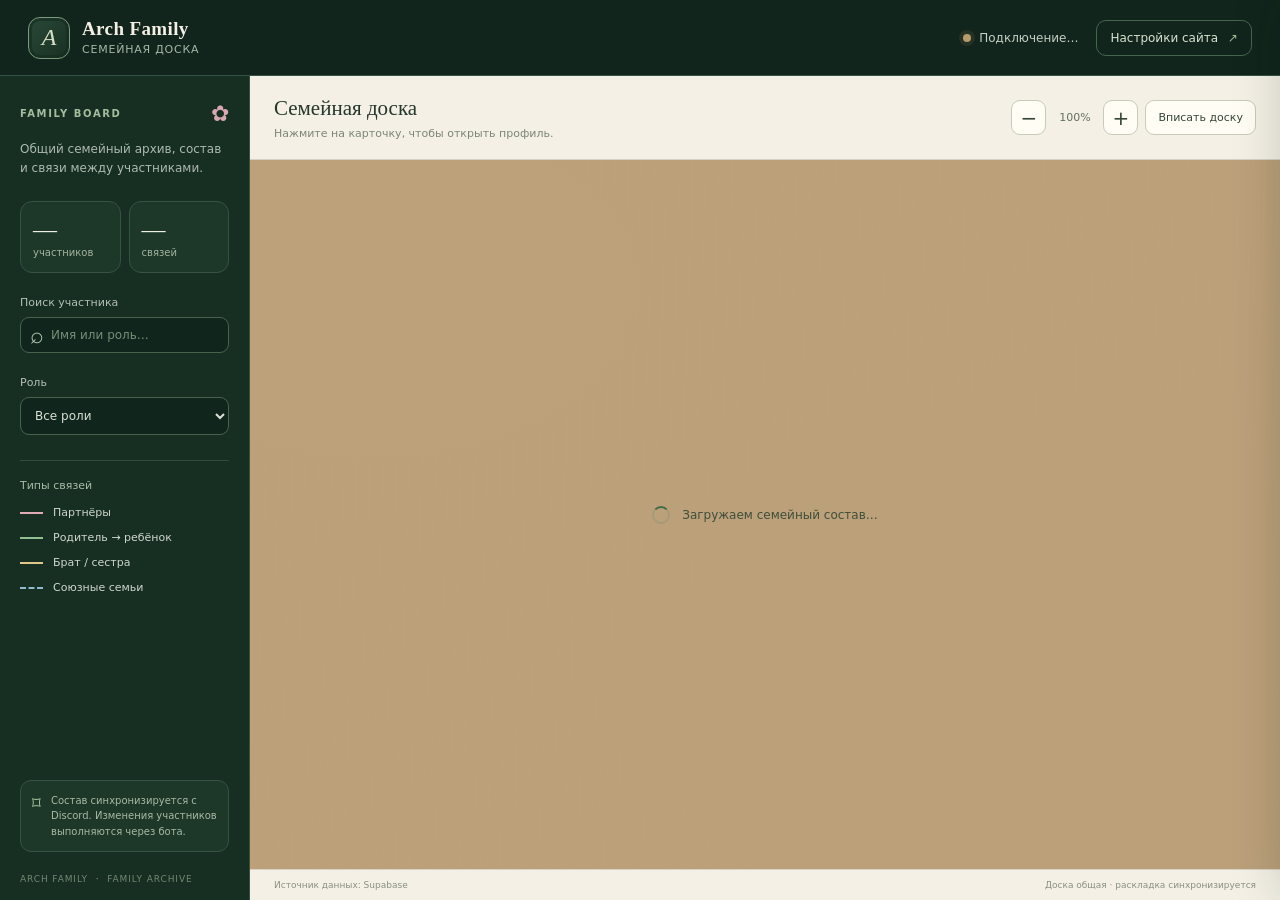
<file: index.html>
<!doctype html>
<html lang="ru">
<head>
  <meta charset="utf-8">
  <meta name="viewport" content="width=device-width, initial-scale=1">
  <meta name="theme-color" content="#142a20">
  <meta name="description" content="Семейная доска Arch Family">
  <title>Arch Family — семейная доска</title>
  <link rel="stylesheet" href="./assets/site.css">
  <script src="./config.js"></script>
  <script type="module" src="./assets/site.js"></script>
</head>
<body>
  <div class="site-shell">
    <header class="topbar">
      <a class="brand" href="./" aria-label="Arch Family — главная">
        <span class="brand-mark" aria-hidden="true">A</span>
        <span><strong id="brandTitle">Arch Family</strong><small id="brandSubtitle">Семейная доска</small></span>
      </a>
      <div class="topbar-right">
        <div class="connection-state" id="connectionState"><span class="state-dot"></span><span>Подключение…</span></div>
        <a class="admin-link" href="./admin/">Настройки сайта <span aria-hidden="true">↗</span></a>
      </div>
    </header>

    <main class="workspace">
      <aside class="side-panel">
        <div class="side-heading"><span class="eyebrow">FAMILY BOARD</span><span class="sakura-mark" aria-hidden="true">✿</span></div>
        <p class="side-copy">Общий семейный архив, состав и связи между участниками.</p>
        <div class="stats-grid">
          <div class="stat-box"><strong id="memberCount">—</strong><span>участников</span></div>
          <div class="stat-box"><strong id="relationCount">—</strong><span>связей</span></div>
        </div>
        <label class="filter-label" for="searchInput">Поиск участника</label>
        <div class="search-control"><span aria-hidden="true">⌕</span><input id="searchInput" type="search" placeholder="Имя или роль…" autocomplete="off"><button id="clearSearch" aria-label="Очистить поиск" hidden>×</button></div>
        <label class="filter-label" for="roleSelect">Роль</label>
        <select class="filter-select" id="roleSelect"><option value="">Все роли</option></select>
        <div class="side-divider"></div>
        <div class="legend-title">Типы связей</div>
        <div class="legend-list" id="relationLegend">
          <span><i class="legend-line partner"></i>Партнёры</span>
          <span><i class="legend-line parent"></i>Родитель → ребёнок</span>
          <span><i class="legend-line sibling"></i>Брат / сестра</span>
          <span><i class="legend-line allied"></i>Союзные семьи</span>
        </div>
        <div class="side-spacer"></div>
        <div class="privacy-note"><span class="privacy-icon" aria-hidden="true">⌑</span><p>Состав синхронизируется с Discord. Изменения участников выполняются через бота.</p></div>
        <div class="side-footer">ARCH FAMILY <span>·</span> FAMILY ARCHIVE</div>
      </aside>

      <section class="board-column" aria-label="Семейная доска">
        <div class="board-toolbar">
          <div class="board-title-wrap"><h1 id="boardHeading">Семейная доска</h1><p id="boardHint">Нажмите на карточку, чтобы открыть профиль.</p></div>
          <div class="board-controls">
            <button class="icon-button" id="zoomOut" title="Уменьшить" aria-label="Уменьшить масштаб">−</button>
            <span class="zoom-label" id="zoomLabel">100%</span>
            <button class="icon-button" id="zoomIn" title="Увеличить" aria-label="Увеличить масштаб">+</button>
            <button class="fit-button" id="fitBoard">Вписать доску</button>
          </div>
        </div>
        <div class="board-viewport" id="boardViewport">
          <div class="board-stage" id="boardStage">
            <svg class="relation-layer" id="relationLayer" aria-hidden="true"></svg>
            <div class="cards-layer" id="cardsLayer"></div>
            <div class="empty-state" id="emptyState" hidden>
              <span class="empty-flower" aria-hidden="true">✿</span>
              <h2 id="emptyTitle">Семейная доска пока пуста</h2>
              <p id="emptyText">Когда бот синхронизирует участников Discord, они появятся здесь.</p>
            </div>
          </div>
          <div class="board-loading" id="boardLoading"><span class="loader"></span><span>Загружаем семейный состав…</span></div>
        </div>
        <footer class="board-footer"><span id="footerStatus">Источник данных: Supabase</span><span>Доска общая · раскладка синхронизируется</span></footer>
      </section>
    </main>
  </div>

  <div class="drawer-scrim" id="drawerScrim" hidden></div>
  <aside class="profile-drawer" id="profileDrawer" aria-labelledby="profileName" aria-hidden="true">
    <button class="drawer-close" id="closeDrawer" aria-label="Закрыть профиль">×</button>
    <div class="drawer-cover"><span class="cover-sakura" aria-hidden="true">✿</span></div>
    <div class="drawer-body">
      <div class="drawer-avatar" id="profileAvatar">A</div>
      <span class="eyebrow" id="profileKind">УЧАСТНИК СЕМЬИ</span>
      <h2 id="profileName">Участник</h2>
      <p class="profile-role" id="profileRole"></p>
      <p class="profile-bio" id="profileBio"></p>
      <div class="profile-details" id="profileDetails"></div>
      <div class="profile-relations"><h3>Связи</h3><div id="profileRelations"><p class="muted">Нет указанных связей.</p></div></div>
    </div>
  </aside>
  <div class="toast" id="toast" role="status" aria-live="polite"></div>
</body>
</html>
</file>
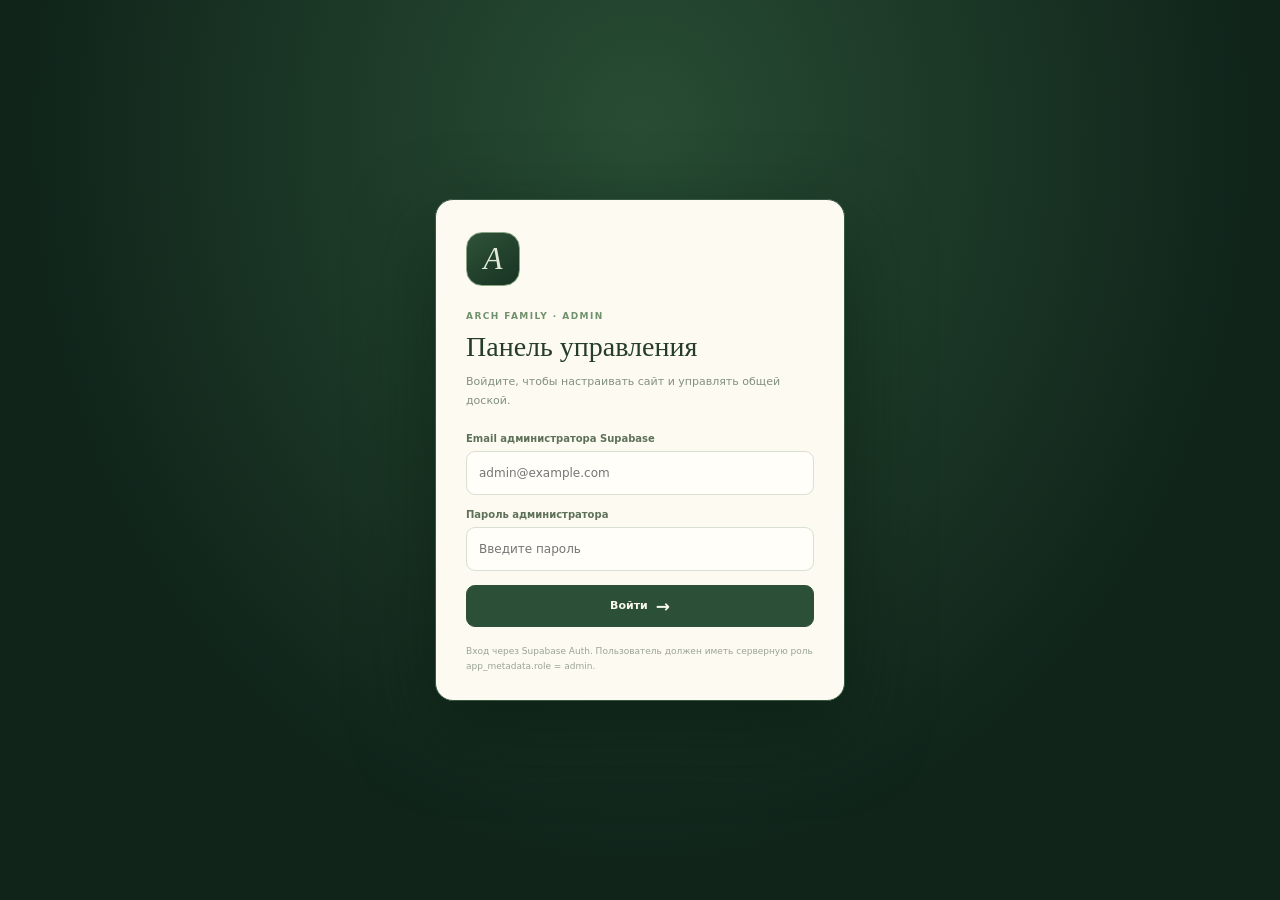
<file: admin/index.html>
<!doctype html>
<html lang="ru">
<head>
  <meta charset="utf-8">
  <meta name="viewport" content="width=device-width, initial-scale=1">
  <meta name="theme-color" content="#10241a">
  <title>Настройки Arch Family</title>
  <link rel="stylesheet" href="./admin.css">
  <script src="../config.js"></script>
  <script type="module" src="./admin.js"></script>
</head>
<body>
  <div class="login-gate" id="loginGate">
    <form class="login-card" id="loginForm">
      <div class="login-logo">A</div><span class="eyebrow">ARCH FAMILY · ADMIN</span>
      <h1>Панель управления</h1><p>Войдите, чтобы настраивать сайт и управлять общей доской.</p>
      <label for="adminEmail">Email администратора Supabase</label>
      <input id="adminEmail" name="email" type="email" autocomplete="username" required placeholder="admin@example.com">
      <label for="adminPassword">Пароль администратора</label>
      <input id="adminPassword" name="password" type="password" autocomplete="current-password" required minlength="8" placeholder="Введите пароль">
      <button class="button primary full" type="submit">Войти <span>→</span></button>
      <p class="login-error" id="loginError" hidden></p>
      <small>Вход через Supabase Auth. Пользователь должен иметь серверную роль app_metadata.role = admin.</small>
    </form>
  </div>

  <div class="admin-app" id="adminApp" hidden>
    <header class="admin-topbar">
      <a href="../" class="admin-brand"><span class="admin-mark">A</span><span><strong>Arch Family</strong><small>CONTROL PANEL</small></span></a>
      <div class="top-actions"><span class="save-indicator" id="saveIndicator"><i></i> Все настройки загружены</span><a class="button ghost" href="../" target="_blank" rel="noopener">Открыть сайт ↗</a><button class="button ghost" id="logoutButton" type="button">Выйти</button></div>
    </header>
    <div class="admin-layout">
      <aside class="admin-sidebar">
        <div class="nav-label">ОБЗОР</div>
        <button class="nav-item active" data-view="overview"><span class="nav-icon">◫</span>Главная панель</button>
        <div class="nav-label">НАСТРОЙКА САЙТА</div>
        <button class="nav-item" data-view="appearance"><span class="nav-icon">◐</span>Оформление</button>
        <button class="nav-item" data-view="board"><span class="nav-icon">▦</span>Доска и карточки</button>
        <button class="nav-item" data-view="layout"><span class="nav-icon">✥</span>Расположение</button>
        <button class="nav-item" data-view="visibility"><span class="nav-icon">◉</span>Публичность</button>
        <button class="nav-item" data-view="relations"><span class="nav-icon">⌘</span>Связи</button>
        <div class="nav-label">ИНТЕГРАЦИИ</div>
        <button class="nav-item" data-view="discord"><span class="nav-icon">◍</span>Discord-бот</button>
        <button class="nav-item" data-view="roles"><span class="nav-icon">☷</span>Роли Discord</button>
        <button class="nav-item" data-view="database"><span class="nav-icon">▤</span>Supabase</button>
        <div class="nav-label">ОБСЛУЖИВАНИЕ</div>
        <button class="nav-item" data-view="backup"><span class="nav-icon">↧</span>Резервные копии</button>
        <button class="nav-item" data-view="security"><span class="nav-icon">♢</span>Безопасность</button>
        <div class="sidebar-bottom"><div class="sidebar-flower">✿</div><p>Сайт, общая доска и настройки в одном месте.</p><span>ARCH FAMILY · V2</span></div>
      </aside>

      <main class="admin-main">
        <div class="page-top"><div><div class="breadcrumbs">Arch Family <span>/</span> <b id="breadcrumbCurrent">Главная панель</b></div><h1 id="pageTitle">Главная панель</h1><p id="pageDescription">Состояние сайта, базы и Discord-интеграции.</p></div><div class="page-actions"><button class="button secondary" id="refreshButton" type="button">↻ Обновить статус</button><button class="button primary" id="saveAllButton" type="button">Сохранить настройки</button></div></div>

        <section class="view active" id="view-overview">
          <div class="welcome-strip"><div><span class="eyebrow">FAMILY BOARD SYSTEM</span><h2>Управление Arch Family</h2><p>Оформление и раскладка хранятся в Supabase. Состав участников синхронизирует отдельный Discord-бот.</p></div><div class="welcome-flower">✿</div></div>
          <div class="status-grid">
            <article class="status-card"><div class="status-card-top"><span>SUPABASE</span><span class="status-icon database-icon">▤</span></div><strong class="status-value" id="overviewDbState">Проверяем…</strong><p id="overviewDbText">Соединение с базой данных</p><button class="text-button" data-go="database">Настроить подключение ↗</button></article>
            <article class="status-card"><div class="status-card-top"><span>DISCORD BOT</span><span class="status-icon discord-icon">◍</span></div><strong class="status-value" id="overviewBotState">Проверяем…</strong><p id="overviewBotText">Синхронизация участников</p><button class="text-button" data-go="discord">Настроить бота ↗</button></article>
            <article class="status-card"><div class="status-card-top"><span>УЧАСТНИКИ</span><span class="status-icon members-icon">♙</span></div><strong class="status-value" id="overviewMembers">—</strong><p>Активные профили в базе</p><button class="text-button" data-go="discord">Синхронизировать через Discord ↗</button></article>
            <article class="status-card"><div class="status-card-top"><span>СЕМЕЙНЫЕ СВЯЗИ</span><span class="status-icon relations-icon">⌘</span></div><strong class="status-value" id="overviewRelations">—</strong><p>Типизированные связи между карточками</p><button class="text-button" data-go="relations">Управлять связями ↗</button></article>
          </div>
          <div class="section-grid overview-lower">
            <article class="panel"><div class="panel-heading"><div><span class="eyebrow">QUICK SETTINGS</span><h3>Быстрые настройки</h3></div><span class="panel-emblem">✿</span></div><div class="quick-list"><button data-go="appearance"><span class="quick-icon">◐</span><span><b>Внешний вид</b><small>Цвета, фон, типографика</small></span><i>→</i></button><button data-go="layout"><span class="quick-icon">✥</span><span><b>Расположение карточек</b><small>Одна раскладка для всех посетителей</small></span><i>→</i></button><button data-go="visibility"><span class="quick-icon">◉</span><span><b>Публичные данные</b><small>Какие поля видны на сайте</small></span><i>→</i></button><button data-go="backup"><span class="quick-icon">↧</span><span><b>Резервная копия</b><small>Экспорт настроек и данных</small></span><i>→</i></button></div></article>
            <article class="panel"><div class="panel-heading"><div><span class="eyebrow">SYSTEM CHECK</span><h3>Состояние проекта</h3></div><span class="check-mark">✓</span></div><div class="check-list" id="overviewChecks"><div class="check-row"><span class="mini-state pending"></span><span>Проверка данных Supabase</span><small>ожидание</small></div><div class="check-row"><span class="mini-state pending"></span><span>Статус Discord-бота</span><small>ожидание</small></div><div class="check-row"><span class="mini-state pending"></span><span>Вход администратора Supabase Auth</span><small>серверная настройка</small></div></div><div class="info-callout"><span>i</span><p>В браузере используется только публичный Supabase publishable key. Ключи бота и серверные секреты хранятся отдельно.</p></div></article>
          </div>
        </section>

        <section class="view" id="view-appearance">
          <div class="section-grid appearance-grid">
            <article class="panel form-panel"><div class="panel-heading"><div><span class="eyebrow">BRANDING</span><h3>Название и подпись</h3><p>Текст в шапке публичного сайта.</p></div></div>
              <label class="field-label">Название сайта<input class="text-input setting" id="siteTitle" maxlength="64" data-setting="siteTitle"></label>
              <label class="field-label">Подзаголовок<input class="text-input setting" id="siteSubtitle" maxlength="120" data-setting="siteSubtitle"></label>
              <div class="divider"></div><div class="panel-heading compact"><div><h3>Цветовая тема</h3><p>Выберите основу и при необходимости скорректируйте цвета.</p></div></div>
              <div class="theme-options" id="themeOptions">
                <label class="theme-option"><input type="radio" name="theme" value="forest-sakura" data-setting="theme"><span class="theme-swatch theme-forest"><i>✿</i></span><b>Лес и сакура</b><small>Основная тема</small></label>
                <label class="theme-option"><input type="radio" name="theme" value="walnut" data-setting="theme"><span class="theme-swatch theme-walnut"><i>✿</i></span><b>Тёмный орех</b><small>Тёплый вариант</small></label>
                <label class="theme-option"><input type="radio" name="theme" value="cork" data-setting="theme"><span class="theme-swatch theme-cork"><i>✿</i></span><b>Пробковая доска</b><small>Светлый вариант</small></label>
                <label class="theme-option"><input type="radio" name="theme" value="midnight" data-setting="theme"><span class="theme-swatch theme-midnight"><i>✿</i></span><b>Сумерки</b><small>Холодные оттенки</small></label>
                <label class="theme-option"><input type="radio" name="theme" value="custom" data-setting="theme"><span class="theme-swatch theme-custom"><i>✿</i></span><b>Своя палитра</b><small>Ручная настройка цветов</small></label>
              </div>
              <div class="divider"></div><div class="color-grid">
                <label class="color-field">Акцент<input class="setting color-input" type="color" id="accentColor" data-setting="accentColor"></label>
                <label class="color-field">Дерево / рамка<input class="setting color-input" type="color" id="woodColor" data-setting="woodColor"></label>
                <label class="color-field">Карточки<input class="setting color-input" type="color" id="paperColor" data-setting="paperColor"></label>
                <label class="color-field">Основной текст<input class="setting color-input" type="color" id="inkColor" data-setting="inkColor"></label>
                <label class="color-field">Вторичный текст<input class="setting color-input" type="color" id="mutedColor" data-setting="mutedColor"></label>
              </div>
              <label class="field-label">Шрифт сайта<select class="select-input setting" id="fontFamily" data-setting="fontFamily"><option value="Georgia">Georgia — книжный</option><option value="system-ui">System UI — современный</option><option value="Arial">Arial — нейтральный</option><option value="Trebuchet MS">Trebuchet MS — мягкий</option><option value="Verdana">Verdana — широкий</option></select></label>
            </article>
            <article class="panel preview-panel"><div class="panel-heading"><div><span class="eyebrow">LIVE PREVIEW</span><h3>Предварительный просмотр</h3><p>Примерный вид карточки с выбранными параметрами.</p></div><span class="preview-live"><i></i> Live</span></div>
              <div class="preview-canvas" id="appearancePreview"><div class="preview-branch">✿</div><div class="preview-card" id="previewCard"><div class="preview-avatar">A</div><strong id="previewTitle">Arch Member</strong><span id="previewRole">Участник семьи</span><p>Текст описания участника показывается в пределах карточки.</p><small>Семейный архив</small></div></div>
              <div class="preview-note"><span>✧</span><p>Предпросмотр показывает цвета и базовую карточку. Итоговый вид зависит от реального аватара и длины имени.</p></div>
            </article>
          </div>
        </section>

        <section class="view" id="view-board">
          <div class="section-grid board-settings-grid">
            <article class="panel form-panel"><div class="panel-heading"><div><span class="eyebrow">CANVAS</span><h3>Параметры доски</h3><p>Фон, масштаб и расстояние между элементами.</p></div></div>
              <label class="field-label">Фон доски<select id="boardBackground" class="select-input setting" data-setting="boardBackground"><option value="sakura">Дерево с сакурой</option><option value="wood">Дерево</option><option value="cork">Пробковая доска</option><option value="forest">Лесной светлый</option></select></label>
              <label class="field-label range-label"><span>Масштаб при открытии <b id="initialZoomLabel">90%</b></span><input class="range-input setting" id="initialZoom" data-setting="initialZoom" type="range" min="0.45" max="1.3" step="0.05"></label>
              <label class="field-label range-label"><span>Поля и расстояния <b id="boardPaddingLabel">38 px</b></span><input class="range-input setting" id="boardPadding" data-setting="boardPadding" type="range" min="8" max="100" step="2"></label>
              <label class="field-label range-label"><span>Привязка к сетке <b id="snapGridLabel">12 px</b></span><input class="range-input setting" id="snapGrid" data-setting="snapGrid" type="range" min="0" max="48" step="4"></label>
              <div class="toggle-list"><label class="toggle-row"><span><b>Автовписывание доски</b><small>Уменьшать масштаб, чтобы видеть раскладку.</small></span><input type="checkbox" class="setting" id="autoFit" data-setting="autoFit"><i></i></label><label class="toggle-row"><span><b>Показывать линии связей</b><small>Отображать семейные и союзные отношения.</small></span><input type="checkbox" class="setting" id="showRelations" data-setting="showRelations"><i></i></label></div>
            </article>
            <article class="panel form-panel"><div class="panel-heading"><div><span class="eyebrow">MEMBER CARDS</span><h3>Карточки участников</h3><p>Размеры и внешний вид карточек на доске.</p></div></div>
              <label class="field-label range-label"><span>Ширина карточки <b id="cardWidthLabel">210 px</b></span><input class="range-input setting" id="cardWidth" data-setting="cardWidth" type="range" min="170" max="300" step="5"></label>
              <label class="field-label range-label"><span>Скругление углов <b id="cardRadiusLabel">14 px</b></span><input class="range-input setting" id="cardRadius" data-setting="cardRadius" type="range" min="0" max="28" step="2"></label>
              <div class="toggle-list"><label class="toggle-row"><span><b>Тень карточки</b><small>Мягкая тень для глубины доски.</small></span><input type="checkbox" class="setting" id="cardShadow" data-setting="cardShadow"><i></i></label><label class="toggle-row"><span><b>Строка поиска</b><small>Поиск по имени, роли и описанию.</small></span><input type="checkbox" class="setting" id="showSearch" data-setting="showSearch"><i></i></label><label class="toggle-row"><span><b>Фильтр по ролям</b><small>Быстрый выбор категории участника.</small></span><input type="checkbox" class="setting" id="showRoleFilter" data-setting="showRoleFilter"><i></i></label></div>
              <div class="info-callout"><span>i</span><p>Настройки раскладки не меняют состав семьи. Новые карточки сначала размещаются автоматически; потом координаты можно откорректировать на вкладке «Расположение».</p></div>
            </article>
          </div>
        </section>

        <section class="view" id="view-layout">
          <div class="panel"><div class="panel-heading layout-heading"><div><span class="eyebrow">SHARED CANVAS</span><h3>Общее расположение карточек</h3><p>Перетаскивайте карточки. После сохранения все посетители увидят одинаковую раскладку.</p></div><div class="inline-actions"><button class="button secondary" id="autoLayoutButton" type="button">Авторасстановка</button><button class="button primary" id="saveLayoutButton" type="button">Сохранить раскладку</button></div></div>
            <div class="layout-hint"><span>↖</span><p>Координаты сохраняются в Supabase, а не в localStorage. Состав участников по-прежнему управляется Discord-ботом.</p></div>
            <div class="layout-board-viewport" id="layoutBoardViewport"><div class="layout-board" id="layoutBoard"><svg id="layoutLines"></svg><div id="layoutCards"></div><div class="layout-empty" id="layoutEmpty" hidden>Нет участников. Сначала запустите синхронизацию Discord.</div></div></div>
            <div class="layout-footer"><span id="layoutCount">0 карточек</span><span id="layoutSaveState">Изменения не сохранены</span></div>
          </div>
        </section>

        <section class="view" id="view-visibility">
          <div class="section-grid"><article class="panel form-panel"><div class="panel-heading"><div><span class="eyebrow">PUBLIC FIELDS</span><h3>Какие данные будут видны</h3><p>Выключенные поля не передаются в публичный API.</p></div></div>
            <div class="toggle-list large"><label class="toggle-row"><span><b>Аватары</b><small>Аватар участника с Discord или профильная картинка.</small></span><input type="checkbox" class="setting" id="publicAvatars" data-setting="publicAvatars"><i></i></label><label class="toggle-row"><span><b>Названия ролей</b><small>Публичная роль участника на карточке и в профиле.</small></span><input type="checkbox" class="setting" id="publicRoleNames" data-setting="publicRoleNames"><i></i></label><label class="toggle-row"><span><b>Описание профиля</b><small>Короткая биография, синхронизируемая/изменяемая через доверенные действия.</small></span><input type="checkbox" class="setting" id="publicProfileDescription" data-setting="publicProfileDescription"><i></i></label><label class="toggle-row"><span><b>Показывать описание на карточке</b><small>Описание остаётся в профиле, если публичность включена.</small></span><input type="checkbox" class="setting" id="showBio" data-setting="showBio"><i></i></label><label class="toggle-row"><span><b>Показывать дату вступления</b><small>Отображать дату, если она есть в данных участника.</small></span><input type="checkbox" class="setting" id="showJoined" data-setting="showJoined"><i></i></label><label class="toggle-row"><span><b>Показывать роль на карточке</b><small>Убирать роль из карточки, не меняя категорию в базе.</small></span><input type="checkbox" class="setting" id="showRole" data-setting="showRole"><i></i></label><label class="toggle-row"><span><b>Показывать аватар на карточке</b><small>Убирать аватар из самой доски.</small></span><input type="checkbox" class="setting" id="showAvatar" data-setting="showAvatar"><i></i></label></div>
            <div class="warning-callout"><span>!</span><p>Эти переключатели — дополнительный слой приватности сайта. До публикации убедитесь, что каждый участник согласен раскрывать свой ник, аватар и описание.</p></div>
          </article><article class="panel form-panel"><div class="panel-heading"><div><span class="eyebrow">PUBLIC ACCESS</span><h3>Правила публичного сайта</h3><p>Участники открыты для просмотра, редактирование выполняется отдельно.</p></div></div>
            <div class="access-feature"><span class="access-feature-icon">◉</span><div><b>Публичный просмотр</b><p>Сайт читает только разрешённые поля напрямую из Supabase с помощью publishable key и RLS.</p><span class="pill green">READ ONLY</span></div></div>
            <div class="access-feature"><span class="access-feature-icon">⌘</span><div><b>Управление составом</b><p>Добавление, изменение ролей и архивирование осуществляются Discord-ботом с проверкой прав.</p><span class="pill green">DISCORD CONTROLLED</span></div></div>
            <div class="access-feature"><span class="access-feature-icon">♢</span><div><b>Управление сайтом</b><p>Вход через Supabase Auth; запись разрешена только аккаунту с app_metadata.role = admin и действующими RLS-политиками.</p><span class="pill">ADMIN ONLY</span></div></div>
          </article></div>
        </section>

        <section class="view" id="view-relations">
          <div class="section-grid relations-grid"><article class="panel form-panel"><div class="panel-heading"><div><span class="eyebrow">RELATION MANAGER</span><h3>Добавить связь</h3><p>Связи отображаются линиями на общей доске.</p></div></div>
            <form id="relationForm"><label class="field-label">Участник A<select id="relationFrom" class="select-input" required></select></label><label class="field-label">Тип отношения<select id="relationType" class="select-input" required><option value="partner">Партнёры</option><option value="parent_child">Родитель → ребёнок</option><option value="sibling">Брат / сестра</option><option value="allied_family">Союзные семьи</option><option value="other">Другая связь</option></select></label><label class="field-label">Участник B<select id="relationTo" class="select-input" required></select></label><div class="form-help" id="relationDirectionHelp">Для связи «Родитель → ребёнок» участник A должен быть родителем.</div><label class="field-label">Подпись (необязательно)<input class="text-input" id="relationLabel" maxlength="120" placeholder="Например, союз семей"></label><button class="button primary full" type="submit">Добавить связь <span>＋</span></button></form>
            <div class="info-callout"><span>i</span><p>Для симметричных отношений создаются оба направления автоматически. Родительско-детская связь сохраняет направление A → B.</p></div>
          </article><article class="panel relations-list-panel"><div class="panel-heading"><div><span class="eyebrow">CURRENT RELATIONS</span><h3>Существующие связи</h3><p>Удаление убирает связь и её парное направление, если оно есть.</p></div><span class="count-pill" id="relationListCount">0</span></div><div class="relations-list" id="relationsList"><div class="list-empty">Загружаем связи…</div></div></article></div>
        </section>

        <section class="view" id="view-discord">
          <div class="integration-hero discord-hero"><div class="integration-logo">◍</div><div class="integration-copy"><span class="eyebrow">DISCORD INTEGRATION</span><h2>Discord-бот Arch Family</h2><p>Сайт и Discord-бот публикуются отдельно. Токен и серверный ключ доступны только отдельному процессу бота, который пишет статус в Supabase.</p></div><span class="integration-state" id="discordStateBadge">Проверка…</span></div>
          <div class="section-grid integration-grid"><article class="panel form-panel"><div class="panel-heading"><div><span class="eyebrow">BOT STATUS</span><h3>Подключение</h3><p>Статус отдельного процесса бота — через heartbeat в Supabase.</p></div></div><div class="connection-list" id="discordConnectionList"><div class="connection-row"><span class="connection-indicator pending"></span><div><b>Discord Bot Token</b><small>Проверяем конфигурацию…</small></div><span>—</span></div></div><button class="button secondary full" id="refreshDiscordButton" type="button">Проверить подключение</button><div class="divider"></div><div class="panel-heading compact"><div><h3>Синхронизация участников</h3><p>Полная синхронизация выполняется slash-командой Discord.</p></div></div><div class="command-card"><code>/family-sync</code><p>Обновляет ники, аватары, роли и активный статус всех участников сервера.</p></div><div class="command-card"><code>/family-status</code><p>Показывает количество профилей и связей в базе.</p></div></article>
          <article class="panel form-panel"><div class="panel-heading"><div><span class="eyebrow">SETUP CHECKLIST</span><h3>Первое подключение</h3><p>Настройте Discord Developer Portal и переменные окружения на VPS/хостинге бота.</p></div></div><ol class="setup-list"><li><span>1</span><div><b>Создайте приложение</b><p>Discord Developer Portal → Applications → New Application.</p></div></li><li><span>2</span><div><b>Включите Server Members Intent</b><p>В разделе Bot активируйте privileged Gateway Intent для списка участников.</p></div></li><li><span>3</span><div><b>Заполните переменные окружения</b><p><code>DISCORD_BOT_TOKEN</code>, <code>DISCORD_CLIENT_ID</code>, <code>DISCORD_GUILD_ID</code>.</p></div></li><li><span>4</span><div><b>Добавьте бота на сервер</b><p>Дайте доступ к Guilds, Server Members Intent и командам приложений. Не выдавайте Administrator без необходимости.</p></div></li><li><span>5</span><div><b>Проверьте роли и синхронизацию</b><p>Сверьте роли во вкладке «Роли Discord», затем выполните <code>/family-sync</code>.</p></div></li></ol><div class="warning-callout"><span>!</span><p>Токен бота нельзя вводить в это поле или публиковать в архиве. Изменение токена выполняется в секретах хостинга/.env с последующим перезапуском процесса.</p></div></article></div>
        </section>

        <section class="view" id="view-roles">
          <div class="section-grid role-grid"><article class="panel form-panel"><div class="panel-heading"><div><span class="eyebrow">ROLE MAPPING</span><h3>Сопоставление ролей</h3><p>Discord Role ID → категория участника сайта.</p></div></div><form id="roleForm"><label class="field-label">Discord Role ID<input class="text-input" id="roleDiscordId" required inputmode="numeric" pattern="[0-9]{10,25}" placeholder="123456789012345678"></label><label class="field-label">Название роли<input class="text-input" id="roleDiscordName" required maxlength="100" placeholder="Founder of the family"></label><label class="field-label">Категория<select class="select-input" id="roleMemberKind" required><option value="founder">Основатель</option><option value="deputy">Заместитель</option><option value="senior">Старший участник</option><option value="family">Участник семьи</option><option value="allied">Союзная семья</option><option value="other">Другие</option></select></label><label class="field-label">Приоритет<select class="select-input" id="rolePriority"><option value="1">1 — самый высокий</option><option value="2">2</option><option value="3">3</option><option value="4">4</option><option value="5">5</option><option value="6">6</option><option value="10">10</option><option value="100">100 — низкий</option></select></label><label class="toggle-row standalone"><span><b>Использовать сопоставление</b><small>Отключённая роль не назначается как основная.</small></span><input id="roleEnabled" type="checkbox" checked><i></i></label><button class="button primary full" type="submit">Сохранить сопоставление <span>＋</span></button></form></article>
            <article class="panel role-list-panel"><div class="panel-heading"><div><span class="eyebrow">DISCORD ROLES</span><h3>Роли в базе</h3><p>Существующие сопоставления сохраняются при открытии страницы.</p></div><span class="count-pill" id="roleCount">0</span></div><div id="rolesList" class="roles-list"><div class="list-empty">Загружаем роли…</div></div></article></div>
        </section>

        <section class="view" id="view-database">
          <div class="integration-hero database-hero"><div class="integration-logo">▤</div><div class="integration-copy"><span class="eyebrow">DATABASE CONNECTION</span><h2>Supabase</h2><p>Основной источник участников, отношений, общей раскладки и настроек сайта.</p></div><span class="integration-state" id="dbStateBadge">Проверка…</span></div>
          <div class="section-grid"><article class="panel form-panel"><div class="panel-heading"><div><span class="eyebrow">CONNECTION STATUS</span><h3>Состояние базы</h3><p>Сайт проверяет Supabase напрямую с publishable key и применением RLS.</p></div></div><div class="connection-list" id="dbConnectionList"><div class="connection-row"><span class="connection-indicator pending"></span><div><b>Supabase API</b><small>Проверка…</small></div><span>—</span></div></div><button class="button secondary full" id="testDbButton" type="button">Проверить Supabase</button><div class="info-callout"><span>i</span><p>URL и публичный publishable key находятся в `config.js`. Секретный ключ используется только отдельным Discord-ботом; безопасность браузерного доступа обеспечивает RLS.</p></div></article>
          <article class="panel form-panel"><div class="panel-heading"><div><span class="eyebrow">SCHEMA</span><h3>Структура данных</h3><p>Таблицы, которые использует приложение.</p></div></div><div class="schema-list"><div><span class="schema-icon">♙</span><span><b>family_members</b><small>Профили, роли, аватары и активность</small></span><span class="schema-pill">ROSTER</span></div><div><span class="schema-icon">⌘</span><span><b>family_relations</b><small>Типизированные связи с направлением</small></span><span class="schema-pill">RELATIONS</span></div><div><span class="schema-icon">▦</span><span><b>board_layout</b><small>Общие координаты карточек</small></span><span class="schema-pill">LAYOUT</span></div><div><span class="schema-icon">⚙</span><span><b>board_settings</b><small>Настройки оформления сайта</small></span><span class="schema-pill">SETTINGS</span></div><div><span class="schema-icon">☷</span><span><b>role_mapping</b><small>Сопоставление Discord-ролей</small></span><span class="schema-pill">DISCORD</span></div></div><div class="warning-callout"><span>!</span><p>Перед публикацией проверьте и примените `sql/001_github_static_site_security.sql` после резервной копии БД. Скрипт не удаляет профили, но меняет права доступа.</p></div></article></div>
        </section>

        <section class="view" id="view-backup">
          <div class="section-grid backup-grid"><article class="panel form-panel"><div class="panel-heading"><div><span class="eyebrow">EXPORT</span><h3>Создать резервную копию</h3><p>Экспорт параметров сайта, раскладки и данных, которые доступны панели через RLS.</p></div><span class="backup-icon">↧</span></div><ul class="backup-contents"><li>Настройки оформления сайта</li><li>Общее расположение карточек</li><li>Активные публичные профили (без Discord ID)</li><li>Типизированные семейные связи</li><li>Сопоставления Discord-ролей</li></ul><button class="button primary full" id="exportBackupButton" type="button">Скачать резервную копию сайта</button><div class="warning-callout"><span>!</span><p>Файл содержит публичные профили, настройки, связи и ID сопоставленных Discord-ролей. Храните его отдельно от публичного сайта.</p></div></article>
          <article class="panel form-panel"><div class="panel-heading"><div><span class="eyebrow">RESTORE</span><h3>Восстановить настройки</h3><p>Можно загрузить экспорт Arch Family v2 и восстановить настройки.</p></div><span class="restore-icon">↥</span></div><label class="drop-zone" for="restoreFile"><span>↥</span><b>Выберите JSON-файл</b><small>arch-family-backup-v2 · только настройки и раскладка</small><input type="file" id="restoreFile" accept="application/json,.json"></label><p class="restore-filename" id="restoreFilename">Файл не выбран.</p><button class="button secondary full" id="restoreBackupButton" type="button" disabled>Восстановить настройки и раскладку</button><div class="info-callout"><span>i</span><p>Восстанавливаются оформление и координаты. Состав участников, связи и роли не заменяются автоматически — это предотвращает случайную перезапись актуальных данных Discord.</p></div></article></div>
        </section>

        <section class="view" id="view-security">
          <div class="security-banner"><span class="security-shield">♢</span><div><span class="eyebrow">SECURITY OVERVIEW</span><h2>Безопасность и доступ</h2><p>Секреты бота не попадают в сайт. Панель защищена Supabase Auth, app_metadata.role = admin и RLS.</p></div></div>
          <div class="section-grid"><article class="panel form-panel"><div class="panel-heading"><div><span class="eyebrow">ACCESS CONTROL</span><h3>Проверки безопасности</h3><p>Статус в текущей конфигурации приложения.</p></div></div><div class="security-checks" id="securityChecks"><div class="security-check"><span class="security-check-icon">…</span><div><b>Секреты отделены от клиентской части</b><small>Проверяем конфигурацию</small></div></div></div></article>
          <article class="panel form-panel"><div class="panel-heading"><div><span class="eyebrow">IMPORTANT</span><h3>Перед публикацией</h3></div></div><div class="security-tips"><div><span>01</span><p><b>Смените пароль администратора</b><br>Используйте отдельную учётную запись Supabase Auth с надёжным паролем и app_metadata.role = admin.</p></div><div><span>02</span><p><b>Не выкладывайте `.env`</b><br>Файл `.env` относится только к Discord-боту и не должен попадать в Git. В нём хранятся токен бота и серверный Supabase key.</p></div><div><span>03</span><p><b>Включите TLS</b><br>Включите GitHub Pages HTTPS. Хостинг бота отдельно должен хранить секреты в переменных окружения.</p></div><div><span>04</span><p><b>Проверяйте Supabase RLS</b><br>Используйте SQL-файл `sql/002_verify_security.sql` после миграции.</p></div></div></article></div>
        </section>

        <footer class="admin-footer"><span>Arch Family Admin v2</span><span>Настройки хранятся в Supabase · Секреты бота остаются вне сайта</span></footer>
      </main>
    </div>
  </div>
  <div class="toast" id="adminToast" role="status" aria-live="polite"></div>
  <dialog class="confirm-dialog" id="confirmDialog"><form method="dialog"><h3 id="confirmTitle">Подтвердите действие</h3><p id="confirmText"></p><div class="dialog-actions"><button class="button secondary" value="cancel">Отмена</button><button class="button primary" id="confirmOk" value="confirm">Продолжить</button></div></form></dialog>
</body>
</html>
</file>
<file: assets/site.css>
:root{--forest:#142a20;--forest-2:#1b3528;--forest-3:#254331;--accent:#7ca17a;--wood:#5c4430;--paper:#f6f0e4;--ink:#263328;--muted:#687367;--card-width:210px;--card-radius:14px;--line:#d9e0d4;--shadow:0 16px 36px #071a112c; color-scheme:light}
*{box-sizing:border-box}[hidden]{display:none!important}html,body{width:100%;height:100%;margin:0}body{overflow:hidden;background:var(--forest);color:var(--ink);font-family:Georgia,"Times New Roman",serif;font-size:14px}.site-shell{height:100dvh;display:flex;flex-direction:column;min-height:0;background:var(--forest)}
.topbar{height:76px;flex-shrink:0;display:flex;justify-content:space-between;align-items:center;gap:18px;padding:0 28px;background:#11251c;border-bottom:1px solid #355142;color:#f4f0e6}.brand{display:flex;align-items:center;gap:12px;text-decoration:none;color:inherit}.brand-mark{height:42px;width:42px;display:grid;place-items:center;border:1px solid #7b997b;border-radius:12px;background:linear-gradient(135deg,#294938,#182f22);color:#d5dfc7;font-size:24px;font-style:italic;box-shadow:inset 0 0 0 3px #142a2099}.brand strong{display:block;font-size:19px;letter-spacing:.02em;font-weight:600}.brand small{display:block;margin-top:3px;color:#a7b7a6;font:11px/1.2 system-ui,sans-serif;letter-spacing:.07em;text-transform:uppercase}.topbar-right{display:flex;align-items:center;gap:18px}.connection-state{display:flex;align-items:center;gap:8px;color:#c6d0c4;font:12px system-ui,sans-serif}.state-dot{display:block;width:8px;height:8px;border-radius:50%;background:#b69b6b;box-shadow:0 0 0 4px #b69b6b1c}.connection-state[data-state=connected] .state-dot{background:#8fc58a;box-shadow:0 0 0 4px #8fc58a22}.connection-state[data-state=error] .state-dot{background:#dc9d84;box-shadow:0 0 0 4px #dc9d8422}.admin-link{font:12px system-ui,sans-serif;color:#d9e3d2;text-decoration:none;padding:10px 13px;border:1px solid #45654f;border-radius:10px;transition:.18s}.admin-link:hover{background:#294634;border-color:#71906f}.admin-link span{color:#9fba99;margin-left:6px}
.workspace{flex:1;display:grid;grid-template-columns:250px minmax(0,1fr);gap:0;min-height:0}.side-panel{background:#172e23;border-right:1px solid #355142;color:#e9eadf;padding:25px 20px 16px;display:flex;flex-direction:column;min-height:0;overflow-y:auto}.side-heading{display:flex;align-items:center;justify-content:space-between}.eyebrow{font:10px/1.4 system-ui,sans-serif;text-transform:uppercase;letter-spacing:.16em;font-weight:700;color:#a3bd9e}.sakura-mark{color:#d8a8b1;font-size:22px}.side-copy{font:12px/1.6 system-ui,sans-serif;color:#aebaae;margin:13px 0 23px}.stats-grid{display:grid;grid-template-columns:1fr 1fr;gap:8px}.stat-box{border:1px solid #355243;border-radius:12px;background:#1d3829;padding:14px 12px}.stat-box strong{display:block;color:#f3f1e6;font-size:24px;font-weight:500}.stat-box span{font:10px system-ui,sans-serif;color:#a3b39f;margin-top:4px;display:block}.filter-label{margin:23px 0 8px;color:#b5c1b3;font:11px system-ui,sans-serif}.search-control{display:flex;align-items:center;gap:7px;padding:0 9px;border:1px solid #49624e;border-radius:9px;background:#10251b;color:#b8c7b3}.search-control>span{font-size:23px;line-height:1}.search-control input{width:100%;min-width:0;border:0;outline:0;background:transparent;color:#f3f2e8;padding:10px 0;font:12px system-ui,sans-serif}.search-control input::placeholder{color:#778e79}.search-control button{border:0;background:transparent;color:#dfe4d8;font-size:19px;cursor:pointer}.filter-select{width:100%;border:1px solid #49624e;border-radius:9px;background:#10251b;color:#dbe2d6;padding:10px;font:12px system-ui,sans-serif;outline:none}.side-divider{height:1px;background:#304b3a;margin:25px 0 18px}.legend-title{font:11px system-ui,sans-serif;color:#a9bba5;margin-bottom:14px}.legend-list{display:grid;gap:12px}.legend-list span{display:flex;align-items:center;gap:10px;color:#d0d8cc;font:11px system-ui,sans-serif}.legend-line{display:inline-block;width:23px;height:0;border-top:2px solid #dfabb5}.legend-line.parent{border-color:#91bf92}.legend-line.sibling{border-color:#e0c78a}.legend-line.allied{border-color:#91b9d0;border-top-style:dashed}.side-spacer{flex:1;min-height:28px}.privacy-note{display:flex;align-items:flex-start;gap:10px;padding:12px 11px;background:#1d3829;border:1px solid #355243;border-radius:11px}.privacy-icon{color:#afcaa7;font-size:17px}.privacy-note p{margin:0;color:#a9b9a5;font:10px/1.55 system-ui,sans-serif}.side-footer{margin-top:22px;font:9px system-ui,sans-serif;letter-spacing:.1em;color:#738873}.side-footer span{color:#c89ba5;padding:0 4px}
.board-column{min-width:0;min-height:0;display:flex;flex-direction:column;background:#e9e4d6}.board-toolbar{min-height:84px;display:flex;align-items:center;justify-content:space-between;gap:16px;padding:15px 24px;background:#f4f0e5;border-bottom:1px solid #d5d2c4}.board-title-wrap h1{font-size:21px;font-weight:500;margin:0;color:#24372a}.board-title-wrap p{font:11px system-ui,sans-serif;color:#7d8578;margin:6px 0 0}.board-controls{display:flex;align-items:center;gap:7px}.icon-button,.fit-button{height:35px;border:1px solid #c7cbbb;border-radius:9px;background:#fffdf4;color:#344637;cursor:pointer;transition:.15s}.icon-button{width:35px;font:20px system-ui,sans-serif}.icon-button:hover,.fit-button:hover{background:#e8eee1;border-color:#9eaf98}.zoom-label{min-width:43px;text-align:center;color:#647060;font:11px system-ui,sans-serif}.fit-button{padding:0 12px;font:11px system-ui,sans-serif}
.board-viewport{flex:1;min-height:0;position:relative;overflow:auto;background:#bca17b;background-image:radial-gradient(ellipse at 12% 18%,#f3d7a04d,transparent 35%),radial-gradient(ellipse at 82% 76%,#57412d1c,transparent 42%),repeating-linear-gradient(4deg,#684b2c0c 0,#684b2c0c 1px,transparent 1px,transparent 4px),repeating-linear-gradient(92deg,#fff3cf18 0,#fff3cf18 2px,transparent 2px,transparent 13px);scrollbar-color:#886a45 #d3bd96;scrollbar-width:thin}.board-viewport:before{content:"";position:sticky;display:block;top:0;left:0;float:left;width:100%;height:100%;pointer-events:none;z-index:0;background-image:radial-gradient(#704e3022 .75px,transparent .9px);background-size:7px 7px}.board-stage{position:relative;min-width:100%;min-height:100%;transform-origin:top left;transition:width .12s,height .12s}.relation-layer{position:absolute;inset:0;overflow:visible;pointer-events:none;z-index:1}.cards-layer{position:absolute;inset:0;z-index:2}.relation-path{fill:none;stroke-width:2.3;stroke-linecap:round;opacity:.76}.relation-path.partner{stroke:#b96d81}.relation-path.parent_child{stroke:#4b8660}.relation-path.sibling{stroke:#a78949}.relation-path.allied_family{stroke:#4d819d;stroke-dasharray:7 6}.relation-path.other{stroke:#7d8477;stroke-dasharray:3 5}.relation-label{font:10px system-ui,sans-serif;fill:#354638;paint-order:stroke;stroke:#d9c8a4;stroke-width:4;stroke-linejoin:round}.member-card{position:absolute;width:var(--card-width);min-height:218px;border-radius:var(--card-radius);background:linear-gradient(145deg,#fffdf8,var(--paper));border:1px solid #d8d8c8;box-shadow:var(--shadow);padding:13px 13px 14px;cursor:pointer;display:flex;align-items:center;flex-direction:column;transition:box-shadow .18s,border-color .18s;outline:none;overflow:hidden}.member-card[data-shadow="false"]{box-shadow:0 2px 9px #28372c16}.member-card:hover,.member-card:focus-visible{border-color:#91aa8a;box-shadow:0 17px 34px #1a342629,0 0 0 3px #99b68d33;z-index:4}.member-card:before{content:"";position:absolute;top:0;left:0;right:0;height:4px;background:var(--accent)}.member-card .pin{position:absolute;top:7px;right:10px;font-size:12px;color:#d3a0aa;opacity:.8}.member-avatar{width:84px;height:84px;flex-shrink:0;display:grid;place-items:center;border-radius:50%;overflow:hidden;background:linear-gradient(145deg,#dce4d2,#c5d5bf);border:3px solid #fffdf5;box-shadow:0 2px 0 #abbba2;color:#34503a;font:29px system-ui,sans-serif}.member-avatar img{width:100%;height:100%;object-fit:cover}.member-card .member-name{margin-top:12px;text-align:center;color:var(--ink);font-size:15px;font-weight:600;line-height:1.25;overflow-wrap:anywhere}.member-card .member-role{margin-top:6px;text-align:center;padding:4px 8px;border-radius:100px;background:#e8eee2;color:#536a50;font:10px/1.2 system-ui,sans-serif;max-width:100%;overflow-wrap:anywhere}.member-card .member-bio{max-width:100%;margin:8px 0 0;text-align:center;color:#6a7467;font:10px/1.5 system-ui,sans-serif;display:-webkit-box;-webkit-line-clamp:3;-webkit-box-orient:vertical;overflow:hidden}.member-card .member-date{margin-top:9px;color:#9a9f8e;font:9px system-ui,sans-serif}.member-card[hidden]{display:none}.empty-state{position:absolute;inset:0;display:flex;flex-direction:column;align-items:center;justify-content:center;text-align:center;padding:30px;min-height:330px;color:#435641}.empty-state[hidden]{display:none}.empty-flower{font-size:36px;color:#c7909d}.empty-state h2{font-size:23px;font-weight:500;margin:15px 0 8px}.empty-state p{font:12px/1.6 system-ui,sans-serif;color:#65735d;max-width:340px;margin:0}.board-loading{position:absolute;z-index:20;inset:0;display:flex;align-items:center;justify-content:center;gap:12px;background:#bca17bf2;color:#3f4e3a;font:12px system-ui,sans-serif}.board-loading[hidden]{display:none}.loader{width:18px;height:18px;border:2px solid #6f8b6c44;border-top-color:#416b48;border-radius:50%;animation:spin .8s linear infinite}@keyframes spin{to{transform:rotate(360deg)}}.board-footer{height:31px;flex-shrink:0;background:#f4f0e5;display:flex;justify-content:space-between;align-items:center;gap:12px;padding:0 24px;color:#8a8f80;font:9px system-ui,sans-serif;border-top:1px solid #d5d2c4}
.drawer-scrim{position:fixed;inset:0;z-index:29;background:#06160db0;backdrop-filter:blur(3px)}.drawer-scrim[hidden]{display:none}.profile-drawer{position:fixed;right:0;top:0;bottom:0;width:min(430px,100vw);z-index:30;background:#f6f1e5;box-shadow:-18px 0 50px #071a1133;transform:translateX(105%);transition:transform .25s ease;overflow:auto;color:#273b2c}.profile-drawer.open{transform:translateX(0)}.drawer-close{position:absolute;top:14px;right:16px;z-index:3;width:36px;height:36px;border:1px solid #ffffff66;border-radius:50%;background:#13291e88;color:white;font:24px/1 system-ui,sans-serif;cursor:pointer}.drawer-cover{height:124px;background:linear-gradient(135deg,#142d21,#34533a 55%,#7f7460);position:relative;overflow:hidden}.drawer-cover:after{content:"";position:absolute;right:-30px;top:-80px;width:220px;height:220px;border:1px solid #e4d8b433;border-radius:50%;box-shadow:0 0 0 22px #e4d8b30a,0 0 0 44px #e4d8b30a}.cover-sakura{position:absolute;right:60px;top:28px;color:#e3b2bb;font-size:42px;opacity:.85}.drawer-body{padding:0 28px 32px}.drawer-avatar{width:98px;height:98px;margin-top:-49px;position:relative;z-index:2;display:grid;place-items:center;background:#dce6d6;border:5px solid #f6f1e5;border-radius:50%;overflow:hidden;color:#2b4b31;font:32px system-ui,sans-serif}.drawer-avatar img{width:100%;height:100%;object-fit:cover}.drawer-body>.eyebrow{display:block;margin-top:17px;color:#73886e}.drawer-body h2{font-size:27px;font-weight:500;margin:8px 0 7px;overflow-wrap:anywhere}.profile-role{display:inline-block;color:#577152;background:#e4ebdc;padding:6px 10px;border-radius:100px;font:11px system-ui,sans-serif;margin:0}.profile-bio{font:13px/1.7 system-ui,sans-serif;color:#586558;margin:19px 0}.profile-details{display:grid;gap:8px;border-top:1px solid #e1e1d2;border-bottom:1px solid #e1e1d2;padding:15px 0}.profile-details .detail-row{display:flex;justify-content:space-between;gap:14px;font:11px system-ui,sans-serif}.detail-row span:first-child{color:#858a7d}.detail-row span:last-child{text-align:right;color:#344c37}.profile-relations{margin-top:22px}.profile-relations h3{font-size:16px;font-weight:500;margin:0 0 12px}.relation-chip{display:flex;justify-content:space-between;gap:12px;align-items:center;padding:9px 10px;border:1px solid #e0e0d3;border-radius:9px;margin:6px 0;background:#fffdf6;font:11px system-ui,sans-serif}.relation-chip strong{font-weight:500;color:#2e4a34}.relation-chip span{color:#819078}.muted{color:#848d7c;font:11px system-ui,sans-serif}.toast{position:fixed;bottom:22px;left:50%;transform:translate(-50%,20px);opacity:0;pointer-events:none;z-index:100;border-radius:12px;padding:11px 15px;color:#f4f1e7;background:#173224;box-shadow:0 10px 28px #0e201355;font:12px system-ui,sans-serif;max-width:calc(100vw - 32px);transition:.2s}.toast.show{opacity:1;transform:translate(-50%,0)}
body[data-theme="walnut"]{--accent:#b78b5d;--wood:#513820;--paper:#f8ebd9;--ink:#392b1d;--muted:#87715a}body[data-theme="cork"]{--accent:#9eac72;--wood:#8d7452;--paper:#fbf3df;--ink:#3f3a2c;--muted:#807b67}body[data-theme="midnight"]{--accent:#8aa6b5;--wood:#334e55;--paper:#edf1ed;--ink:#23363b;--muted:#62777b}
@media(max-width:850px){.workspace{grid-template-columns:205px minmax(0,1fr)}.side-panel{padding:20px 14px 14px}.topbar{padding:0 17px}.board-toolbar{padding:13px 15px}.board-footer{padding:0 14px}.board-footer span:last-child{display:none}.member-card{padding:12px 10px}.member-avatar{width:74px;height:74px}}
@media(max-width:650px){body{overflow:hidden}.topbar{height:65px;padding:0 12px}.brand-mark{width:36px;height:36px}.brand strong{font-size:16px}.brand small{font-size:9px}.topbar-right{gap:8px}.connection-state{font-size:0}.state-dot{width:9px;height:9px}.admin-link{padding:8px 9px;font-size:10px}.workspace{grid-template-columns:1fr;grid-template-rows:auto minmax(0,1fr)}.side-panel{display:grid;grid-template-columns:1fr auto;grid-template-rows:auto auto auto;align-items:center;gap:5px 12px;padding:10px 12px;border-right:0;border-bottom:1px solid #355142;overflow:visible}.side-heading{grid-column:1;grid-row:1}.side-copy{display:none}.stats-grid{grid-column:2;grid-row:1;display:flex;gap:5px}.stat-box{padding:6px 10px;border-radius:8px;display:flex;align-items:center;gap:6px}.stat-box strong{font-size:16px}.stat-box span{font-size:9px;margin:0}.filter-label{display:none}.search-control{grid-column:1;grid-row:2}.filter-select{grid-column:2;grid-row:2;width:145px}.side-divider,.legend-title,.legend-list,.privacy-note,.side-footer{display:none}.side-spacer{display:none}.board-toolbar{min-height:62px;padding:10px 12px}.board-title-wrap h1{font-size:17px}.board-title-wrap p{font-size:10px}.board-controls{gap:4px}.icon-button{width:29px;height:30px}.fit-button{font-size:10px;padding:0 8px;height:30px}.zoom-label{font-size:10px;min-width:32px}.board-viewport{min-height:0}.board-footer{height:26px;font-size:8px}.member-card{min-height:188px}.member-avatar{width:69px;height:69px}.member-card .member-name{font-size:13px}.member-card .member-role{font-size:9px}.empty-state h2{font-size:19px}}
@media(prefers-reduced-motion:reduce){*,*:before,*:after{animation-duration:.01ms!important;transition-duration:.01ms!important;scroll-behavior:auto!important}}
</file>
<file: admin/admin.css>
:root{--navy:#10241a;--forest:#183325;--forest-mid:#254332;--accent:#86a883;--ink:#26382b;--muted:#788477;--paper:#f7f5ed;--card:#fffdf6;--line:#e1e5d9;--danger:#b35f59;--success:#5d9462;--gold:#c7a878;--shadow:0 10px 30px #1734230a}
*{box-sizing:border-box}html,body{margin:0;min-height:100%;font-family:Inter,ui-sans-serif,system-ui,-apple-system,"Segoe UI",sans-serif;color:var(--ink);background:#f0f2eb;font-size:14px}body{min-width:320px}button,input,select{font:inherit}button{cursor:pointer}[hidden]{display:none!important}a{color:inherit;text-decoration:none}.admin-app{min-height:100vh}.admin-topbar{height:72px;position:sticky;top:0;z-index:15;display:flex;align-items:center;justify-content:space-between;gap:16px;padding:0 28px;background:var(--navy);border-bottom:1px solid #31503d;color:#f4f0e7}.admin-brand{display:flex;align-items:center;gap:11px}.admin-mark{width:39px;height:39px;display:grid;place-items:center;border:1px solid #789674;border-radius:11px;background:linear-gradient(145deg,#2e4d36,#172e20);color:#e1e9da;font:italic 23px Georgia,serif;box-shadow:inset 0 0 0 3px #12271d}.admin-brand strong{display:block;font:600 16px Georgia,serif;letter-spacing:.02em}.admin-brand small{display:block;font-size:9px;letter-spacing:.17em;color:#a5b7a1;margin-top:4px}.top-actions{display:flex;align-items:center;gap:9px}.button{min-height:37px;display:inline-flex;align-items:center;justify-content:center;gap:8px;padding:0 13px;border:1px solid transparent;border-radius:9px;font-size:11px;font-weight:600;transition:background .15s,border-color .15s,transform .15s;white-space:nowrap}.button:active{transform:translateY(1px)}.button.primary{background:#2c5037;border-color:#2c5037;color:#f8f6ed}.button.primary:hover{background:#21432d}.button.secondary{background:#fffdf6;border-color:#d6ddcf;color:#3a503b}.button.secondary:hover{background:#edf2e8;border-color:#aabca3}.button.ghost{color:#d6dfd2;background:#1b3325;border-color:#35543e}.button.ghost:hover{background:#294735}.button.full{width:100%}.save-indicator{display:flex;align-items:center;gap:7px;color:#aebba7;font-size:10px;margin-right:7px}.save-indicator i{width:7px;height:7px;border-radius:50%;background:#87ba80}.save-indicator.unsaved i{background:#d8b47b}.save-indicator.saving i{background:#d8b47b;animation:pulse 1s infinite}@keyframes pulse{50%{opacity:.4}}
.admin-layout{min-height:calc(100vh - 72px);display:grid;grid-template-columns:238px minmax(0,1fr)}.admin-sidebar{position:sticky;top:72px;height:calc(100vh - 72px);overflow:auto;padding:20px 13px 15px;background:#172e22;color:#d7e2d3;display:flex;flex-direction:column;border-right:1px solid #294535}.nav-label{font-size:9px;font-weight:750;color:#779078;letter-spacing:.14em;padding:15px 12px 8px}.nav-label:first-child{padding-top:4px}.nav-item{width:100%;text-align:left;display:flex;align-items:center;gap:11px;border:1px solid transparent;border-radius:9px;padding:10px 12px;background:transparent;color:#b7c5b4;font-size:11px;margin:2px 0;transition:.13s}.nav-item:hover{background:#223d2b;color:#edf1e8}.nav-item.active{background:#2b4a33;color:#f3f4e8;border-color:#3a5e42;box-shadow:inset 3px 0 #8eb187}.nav-icon{width:17px;text-align:center;font-size:16px;color:#9dba96}.nav-item.active .nav-icon{color:#d4e4cb}.sidebar-bottom{margin-top:auto;padding:18px 11px 3px;border-top:1px solid #2c4935}.sidebar-flower{color:#d5a8b3;font-size:21px}.sidebar-bottom p{color:#9eaf9a;font-size:10px;line-height:1.6;margin:7px 0 15px}.sidebar-bottom span{color:#718a73;font-size:8px;letter-spacing:.12em}
.admin-main{min-width:0;padding:25px clamp(18px,3vw,40px) 20px}.page-top{display:flex;align-items:flex-end;justify-content:space-between;gap:18px;margin:0 0 23px}.breadcrumbs{font-size:10px;color:#8a9584;margin-bottom:10px}.breadcrumbs span{color:#bec5b6;padding:0 7px}.breadcrumbs b{font-weight:500;color:#53694f}.page-top h1{font:500 clamp(23px,2.3vw,30px)/1.2 Georgia,serif;margin:0;letter-spacing:-.02em;color:#223a2a}.page-top p{font-size:11px;color:#788478;margin:8px 0 0;line-height:1.5}.page-actions{display:flex;gap:8px;flex-shrink:0}
.view{display:none}.view.active{display:block;animation:fadein .16s ease-out}@keyframes fadein{from{opacity:.65;transform:translateY(3px)}to{opacity:1;transform:none}}.welcome-strip{position:relative;overflow:hidden;display:flex;align-items:center;justify-content:space-between;gap:15px;padding:24px 27px;margin-bottom:17px;border:1px solid #2e4f3a;border-radius:14px;background:linear-gradient(110deg,#183627 0,#21462f 58%,#2a4a32 100%);color:#f3f1e5;box-shadow:var(--shadow)}.eyebrow{display:block;color:#829f7e;font-size:9px;font-weight:750;letter-spacing:.16em;line-height:1.4}.welcome-strip .eyebrow{color:#a5c3a0}.welcome-strip h2{font:500 23px Georgia,serif;margin:9px 0 7px}.welcome-strip p{max-width:640px;color:#b7c8b2;font-size:11px;line-height:1.7;margin:0}.welcome-flower{font-size:79px;color:#d6abb3;opacity:.82;line-height:1;padding:0 14px;transform:rotate(-13deg);text-shadow:0 7px 24px #0b2114}.status-grid{display:grid;grid-template-columns:repeat(4,minmax(0,1fr));gap:13px;margin-bottom:17px}.status-card,.panel{border:1px solid #e0e5da;background:var(--card);border-radius:13px;box-shadow:var(--shadow)}.status-card{padding:16px 16px 14px;min-width:0}.status-card-top{display:flex;align-items:center;justify-content:space-between;font-size:8px;font-weight:750;letter-spacing:.12em;color:#829080}.status-icon{width:29px;height:29px;display:grid;place-items:center;border-radius:9px;font-size:17px}.database-icon{color:#658b71;background:#e7f0e5}.discord-icon{color:#6b7ca7;background:#e9edf8}.members-icon{color:#ae8d59;background:#f8f0dc}.relations-icon{color:#a4748d;background:#f5e8ee}.status-value{display:block;overflow-wrap:anywhere;font:500 20px Georgia,serif;color:#29402e;margin-top:15px}.status-card p{min-height:30px;color:#849082;font-size:10px;line-height:1.55;margin:6px 0 14px}.text-button{border:0;padding:0;background:transparent;color:#557956;font-size:10px;font-weight:600;text-align:left}.text-button:hover{color:#2b5935;text-decoration:underline}.section-grid{display:grid;grid-template-columns:repeat(2,minmax(0,1fr));gap:16px;align-items:start}.panel{padding:20px;min-width:0}.panel-heading{display:flex;align-items:flex-start;justify-content:space-between;gap:12px;margin-bottom:20px}.panel-heading h3{font:500 18px/1.25 Georgia,serif;color:#293e2d;margin:7px 0 6px}.panel-heading p{font-size:10px;line-height:1.6;color:#849082;margin:0}.panel-heading.compact{margin:18px 0 14px}.panel-heading.compact h3{font-size:15px;margin:0 0 4px}.panel-emblem{font-size:24px;color:#d2a1ad}.check-mark{width:29px;height:29px;display:grid;place-items:center;border-radius:50%;background:#e7f0e3;color:#6a9569}.quick-list{display:grid;gap:2px}.quick-list button{border:0;border-radius:9px;background:transparent;display:flex;align-items:center;gap:11px;padding:10px 6px;text-align:left;color:#314732}.quick-list button:hover{background:#f0f4eb}.quick-icon{width:34px;height:34px;display:grid;place-items:center;border-radius:10px;background:#edf2e7;color:#668663;font-size:16px;flex-shrink:0}.quick-list button>span:nth-child(2){display:flex;flex-direction:column;gap:4px;flex:1}.quick-list b{font-size:11px;font-weight:650}.quick-list small{font-size:9px;color:#899385}.quick-list i{font-style:normal;color:#8a9d83;font-size:16px}.check-list{display:grid;gap:14px}.check-row{display:flex;align-items:center;gap:9px;font-size:10px;color:#41553e}.check-row small{margin-left:auto;font-size:9px;color:#899488}.mini-state,.connection-indicator{width:8px;height:8px;flex-shrink:0;border-radius:50%;background:#b8c2b3}.mini-state.good,.connection-indicator.good{background:#6eaa73;box-shadow:0 0 0 3px #6eaa731c}.mini-state.bad,.connection-indicator.bad{background:#c6766d;box-shadow:0 0 0 3px #c6766d1c}.mini-state.pending,.connection-indicator.pending{background:#c7aa75;box-shadow:0 0 0 3px #c7aa751c}.info-callout,.warning-callout{display:flex;align-items:flex-start;gap:10px;padding:11px 12px;margin-top:17px;background:#eef3e9;border:1px solid #dfe9d8;border-radius:9px}.info-callout>span,.warning-callout>span{width:17px;height:17px;flex-shrink:0;display:grid;place-items:center;border-radius:50%;background:#d9e7d3;color:#537b51;font:700 10px Georgia,serif}.info-callout p,.warning-callout p{font-size:9px;line-height:1.65;color:#718070;margin:0}.warning-callout{background:#faf1e6;border-color:#eee1cc}.warning-callout>span{background:#f1dfc3;color:#a57839}.admin-footer{display:flex;justify-content:space-between;gap:10px;margin-top:22px;border-top:1px solid #dbe1d4;padding:14px 2px 0;font-size:9px;color:#94a08f}.admin-footer span:first-child{color:#6b8066;font-weight:650}
.form-panel{padding:21px}.form-panel .panel-heading{margin-bottom:19px}.field-label{display:flex;flex-direction:column;gap:7px;font-size:10px;font-weight:650;color:#576754;margin:15px 0}.text-input,.select-input{width:100%;height:39px;padding:0 11px;outline:none;border:1px solid #d9e0d3;border-radius:8px;background:#fffef9;color:#324632;font-size:11px;transition:border-color .15s,box-shadow .15s}.text-input:focus,.select-input:focus{border-color:#87a781;box-shadow:0 0 0 3px #8fae8423}.text-input::placeholder{color:#a8afa1}.divider{height:1px;background:#e5e8df;margin:22px 0}.theme-options{display:grid;grid-template-columns:repeat(2,minmax(0,1fr));gap:10px}.theme-option{position:relative;display:flex;flex-direction:column;gap:5px;padding:8px 8px 10px;border:1px solid #e1e5dc;border-radius:10px;background:#fffef9;cursor:pointer;min-width:0}.theme-option input{position:absolute;right:9px;top:9px;accent-color:#3c6744}.theme-option:has(input:checked){border-color:#789d75;box-shadow:0 0 0 2px #8cae8122;background:#f9fcf5}.theme-swatch{display:block;height:53px;border-radius:6px;overflow:hidden;position:relative}.theme-swatch:after{content:"";position:absolute;inset:0;background-image:repeating-linear-gradient(4deg,#ffffff0b 0,#ffffff0b 1px,transparent 1px,transparent 4px)}.theme-swatch i{position:absolute;right:11px;top:8px;z-index:1;color:#e1b2bb;font-size:24px;font-style:normal}.theme-forest{background:linear-gradient(135deg,#152c20,#405b3a 60%,#b09b74)}.theme-walnut{background:linear-gradient(135deg,#2a2118,#65492d 55%,#b48651)}.theme-cork{background:linear-gradient(135deg,#9b8867,#d8c29a 65%,#a8aa7f)}.theme-midnight{background:linear-gradient(135deg,#1b3138,#42606a 60%,#9baeb1)}.theme-custom{background:linear-gradient(125deg,#345a3d 0 25%,#aa7f8a 25% 50%,#d3b889 50% 75%,#7b9ab0 75%)}.theme-option b{font-size:10px;font-weight:650;color:#3a503b}.theme-option small{font-size:9px;color:#879184}.color-grid{display:grid;grid-template-columns:repeat(2,minmax(0,1fr));gap:13px 14px}.color-field{display:flex;align-items:center;justify-content:space-between;gap:7px;color:#6d7868;font-size:10px}.color-input{width:43px;height:32px;padding:3px;border:1px solid #d5ddce;border-radius:7px;background:#fffef8;cursor:pointer}.preview-panel{position:sticky;top:93px;overflow:hidden}.preview-live{display:flex;align-items:center;gap:5px;padding:5px 7px;background:#ebf2e8;border-radius:6px;color:#668666;font-size:9px}.preview-live i{width:6px;height:6px;background:#80b17a;border-radius:50%}.preview-canvas{height:315px;display:grid;place-items:center;position:relative;overflow:hidden;background:#bdab89;border:1px solid #d4c29f;border-radius:11px;background-image:repeating-linear-gradient(3deg,#5d3c211a 0,#5d3c211a 1px,transparent 1px,transparent 5px),radial-gradient(ellipse at 10% 10%,#ffeccf66,transparent 40%)}.preview-branch{position:absolute;right:20px;top:12px;font-size:38px;color:#cc99a2;opacity:.66;transform:rotate(-15deg)}.preview-card{width:210px;min-height:218px;border:1px solid #d9d9cb;border-radius:14px;padding:14px 12px 12px;display:flex;flex-direction:column;align-items:center;background:linear-gradient(145deg,#fffdf8,#f3ebdb);box-shadow:0 17px 38px #38291b33;color:#27392c;text-align:center;transition:.18s}.preview-avatar{height:76px;width:76px;border:3px solid #fff;border-radius:50%;display:grid;place-items:center;background:#d5e1ce;color:#37593b;font:26px Georgia,serif;box-shadow:0 2px 0 #a6b79e}.preview-card>strong{font-size:14px;margin-top:10px;overflow-wrap:anywhere}.preview-card>span{font-size:9px;margin-top:6px;padding:4px 9px;border-radius:30px;background:#e5edde;color:#557150}.preview-card p{font-size:9px;line-height:1.5;color:#788173;margin:9px 0 7px}.preview-card small{font-size:8px;color:#a1a18e}.preview-note{display:flex;gap:9px;margin-top:14px;color:#8b9b83}.preview-note span{font-size:18px}.preview-note p{font-size:9px;line-height:1.7;color:#859080;margin:0}
.range-label>span{display:flex;justify-content:space-between;gap:15px}.range-label b{font-size:10px;color:#6e8b69}.range-input{width:100%;accent-color:#658f63;margin:4px 0 8px}.toggle-list{display:grid;gap:0;margin:14px 0}.toggle-list.large{margin-top:0}.toggle-row{display:flex!important;align-items:center;justify-content:space-between;gap:14px;position:relative;min-height:59px;padding:11px 0;border-bottom:1px solid #edf0e7;margin:0!important;cursor:pointer}.toggle-row:last-child{border-bottom:0}.toggle-row>span{display:flex;flex-direction:column;gap:5px}.toggle-row b{font-size:10px;font-weight:650;color:#40523e}.toggle-row small{font-size:9px;line-height:1.5;color:#8b9585;font-weight:400}.toggle-row input{position:absolute;right:0;opacity:0;width:39px;height:22px;cursor:pointer}.toggle-row i{width:36px;height:21px;border-radius:30px;background:#d5dccf;flex-shrink:0;position:relative;transition:.15s}.toggle-row i:after{content:"";position:absolute;top:3px;left:3px;width:15px;height:15px;border-radius:50%;background:white;box-shadow:0 1px 3px #233c2722;transition:.15s}.toggle-row input:checked+i{background:#689468}.toggle-row input:checked+i:after{left:18px}.toggle-row input:focus-visible+i{outline:3px solid #a2bea0}.access-feature{display:flex;gap:13px;padding:16px 0;border-bottom:1px solid #edf0e8}.access-feature:last-of-type{border-bottom:0}.access-feature-icon{height:35px;width:35px;flex-shrink:0;display:grid;place-items:center;border-radius:10px;background:#eaf1e4;color:#638761;font-size:18px}.access-feature b{font-size:11px;color:#40553f}.access-feature p{font-size:10px;line-height:1.7;color:#859082;margin:6px 0 9px}.pill{display:inline-block;border-radius:4px;padding:4px 6px;background:#eef0e9;color:#8a9485;font-size:8px;font-weight:750;letter-spacing:.07em}.pill.green{background:#e6f0e3;color:#608d62}
.layout-heading{align-items:center}.inline-actions{display:flex;gap:8px;flex-shrink:0}.layout-hint{display:flex;align-items:center;gap:10px;background:#edf4e7;border:1px solid #dfe9d8;border-radius:9px;padding:10px 12px;margin-bottom:14px}.layout-hint>span{font-size:19px;color:#668c5f}.layout-hint p{font-size:10px;line-height:1.55;margin:0;color:#74836d}.layout-board-viewport{height:540px;max-width:100%;overflow:auto;border:1px solid #d6d8c7;border-radius:11px;background:#bca17b;background-image:radial-gradient(ellipse at 12% 18%,#f3d7a04d,transparent 35%),repeating-linear-gradient(4deg,#684b2c0c 0,#684b2c0c 1px,transparent 1px,transparent 4px),repeating-linear-gradient(92deg,#fff3cf18 0,#fff3cf18 2px,transparent 2px,transparent 13px)}.layout-board{position:relative;min-width:100%;min-height:100%;width:100%;height:100%;transform-origin:top left}.layout-board svg{position:absolute;inset:0;z-index:1;pointer-events:none;overflow:visible}.layout-card{position:absolute;width:180px;min-height:115px;border:1px solid #d8dccd;border-radius:10px;padding:10px;background:#fffaf0;box-shadow:0 5px 11px #2e281a25;cursor:grab;touch-action:none;display:flex;flex-direction:column;align-items:center;justify-content:center;text-align:center;z-index:2;user-select:none}.layout-card:active{cursor:grabbing}.layout-card .layout-avatar{width:34px;height:34px;border-radius:50%;display:grid;place-items:center;background:#dce7d3;color:#35543a;font-size:13px;margin-bottom:6px}.layout-card b{font-size:11px;overflow-wrap:anywhere}.layout-card small{font-size:8px;color:#83907e;margin-top:5px}.layout-card.dragging{z-index:10;box-shadow:0 12px 28px #233a2c44;border-color:#638760}.layout-empty{position:absolute;inset:0;display:grid;place-items:center;color:#60735b;font-size:12px;padding:20px;text-align:center}.layout-empty[hidden]{display:none}.layout-footer{display:flex;justify-content:space-between;gap:10px;padding-top:12px;color:#82907e;font-size:9px}.layout-footer #layoutSaveState{color:#6e8a68}
.layout-hint,.form-help{font-size:10px}.form-help{border-left:2px solid #a6be9e;padding:7px 10px;color:#86927f;background:#f4f6ef;margin:-2px 0 12px;line-height:1.5}.relations-grid,.role-grid{grid-template-columns:minmax(270px,.8fr) minmax(0,1.2fr)}.count-pill{flex-shrink:0;display:grid;place-items:center;min-width:27px;height:27px;border-radius:8px;background:#edf3e8;color:#60835c;font-size:10px;padding:0 7px}.relations-list,.roles-list{display:flex;flex-direction:column;gap:8px}.relation-item,.role-item{display:flex;align-items:center;gap:10px;padding:11px;border:1px solid #e4e8df;border-radius:10px;background:#fffef9;min-width:0}.relation-item-main,.role-item-main{min-width:0;flex:1}.relation-item-main b,.role-item-main b{display:block;color:#40533c;font-size:10px;overflow-wrap:anywhere}.relation-item-main small,.role-item-main small{display:block;margin-top:5px;color:#8a9585;font-size:9px;overflow-wrap:anywhere}.type-pill{flex-shrink:0;padding:4px 6px;border-radius:5px;background:#f2e5eb;color:#946b7a;font-size:8px;font-weight:650;max-width:135px;white-space:normal;text-align:center}.type-pill.parent_child{background:#e6f1e3;color:#5b855c}.type-pill.sibling{background:#f6efd9;color:#967c43}.type-pill.allied_family{background:#e5eef4;color:#6087a0}.type-pill.other{background:#eceee7;color:#788571}.delete-button{border:1px solid #ead7d3;background:#fff9f7;color:#ba766e;border-radius:7px;padding:6px 8px;font-size:10px;flex-shrink:0}.delete-button:hover{background:#fae9e5}.list-empty{padding:30px 10px;text-align:center;color:#929b8e;font-size:10px;border:1px dashed #dce2d6;border-radius:9px}.integration-hero{display:flex;align-items:center;gap:17px;padding:22px;border:1px solid #dce3d8;border-radius:14px;background:linear-gradient(110deg,#fffef8,#f0f4eb);margin-bottom:16px}.integration-logo{width:52px;height:52px;display:grid;place-items:center;border-radius:15px;background:#dfe9db;color:#50764e;font-size:28px;flex-shrink:0}.discord-hero .integration-logo{background:#e7eaf6;color:#6b79a5}.integration-copy{flex:1;min-width:0}.integration-copy h2{font:500 22px Georgia,serif;margin:7px 0 7px;color:#2c422f}.integration-copy p{font-size:10px;line-height:1.7;color:#818d7d;margin:0;max-width:650px}.integration-state{flex-shrink:0;display:inline-flex;align-items:center;padding:7px 9px;border-radius:7px;background:#f4edde;color:#997846;font-size:9px;font-weight:650}.integration-state.good{background:#e5f0e3;color:#628b60}.integration-state.bad{background:#f6e7e2;color:#b36f66}.connection-list{display:grid;gap:0;margin-bottom:15px}.connection-row{display:flex;align-items:center;gap:10px;padding:13px 0;border-bottom:1px solid #edf0e8}.connection-row:last-child{border-bottom:0}.connection-row>div{flex:1;min-width:0}.connection-row b{display:block;font-size:10px;color:#405340}.connection-row small{display:block;margin-top:4px;color:#899385;font-size:9px;line-height:1.5;overflow-wrap:anywhere}.connection-row>span:last-child{color:#7f917c;font-size:9px;text-align:right}.command-card{border:1px solid #e2e8dc;background:#f7f8f2;border-radius:9px;padding:12px;margin:8px 0}.command-card code{font:11px ui-monospace,monospace;color:#3e6945;background:#e7efe2;padding:5px 7px;border-radius:5px}.command-card p{font-size:10px;line-height:1.6;color:#82907c;margin:10px 0 0}.setup-list{list-style:none;padding:0;margin:0;display:grid;gap:18px}.setup-list li{display:flex;gap:12px;align-items:flex-start}.setup-list li>span{display:grid;place-items:center;width:25px;height:25px;flex-shrink:0;border:1px solid #dbe5d3;border-radius:8px;background:#edf4e8;color:#64855e;font-size:10px;font-weight:700}.setup-list b{display:block;color:#455844;font-size:10px}.setup-list p{font-size:9px;line-height:1.65;color:#8a9484;margin:5px 0 0}.setup-list code{font-size:9px;color:#52794c}.role-item .role-order{width:28px;height:28px;display:grid;place-items:center;border-radius:8px;background:#eef3e8;color:#6c8d64;font-size:10px;flex-shrink:0}.role-item .role-kind{flex-shrink:0;padding:4px 6px;border-radius:5px;background:#e6f0e2;color:#648560;font-size:8px}.schema-list{display:grid;gap:0}.schema-list>div{display:flex;align-items:center;gap:10px;padding:12px 0;border-bottom:1px solid #edf0e8}.schema-list>div:last-child{border-bottom:0}.schema-icon{width:31px;height:31px;display:grid;place-items:center;flex-shrink:0;border-radius:9px;background:#edf3e8;color:#6b8c66;font-size:15px}.schema-list>div>span:nth-child(2){flex:1;min-width:0}.schema-list b{display:block;font-size:10px;color:#41533e}.schema-list small{display:block;font-size:9px;color:#899484;margin-top:4px}.schema-pill{font-size:7px;font-weight:750;letter-spacing:.06em;color:#809477;background:#f1f4ea;padding:5px 6px;border-radius:5px}.backup-icon,.restore-icon{width:40px;height:40px;display:grid;place-items:center;border-radius:11px;background:#e8f1e4;color:#6d9165;font-size:23px}.restore-icon{background:#f3ece0;color:#b18b58}.backup-contents{margin:0 0 22px;padding:0 0 0 16px;display:grid;gap:12px;color:#687766;font-size:10px}.backup-contents li::marker{color:#87a27d}.drop-zone{display:flex;flex-direction:column;align-items:center;justify-content:center;text-align:center;gap:8px;min-height:160px;border:1px dashed #b6c7af;border-radius:11px;background:#f5f8f0;cursor:pointer}.drop-zone>span{font-size:27px;color:#668d62}.drop-zone b{font-size:11px;color:#526b4d}.drop-zone small{font-size:9px;color:#919c8a}.drop-zone input{max-width:88%;font-size:9px}.restore-filename{min-height:22px;color:#81917c;font-size:9px}.security-banner{display:flex;align-items:center;gap:17px;padding:22px 24px;border:1px solid #2d4e38;border-radius:14px;background:linear-gradient(110deg,#183627,#2a4a32);color:#f4f0e7;margin-bottom:16px}.security-shield{width:46px;height:46px;display:grid;place-items:center;background:#294a32;border:1px solid #486847;border-radius:13px;color:#a4c29b;font-size:26px;flex-shrink:0}.security-banner .eyebrow{color:#a7c49f}.security-banner h2{font:500 22px Georgia,serif;margin:7px 0}.security-banner p{margin:0;color:#b6c8b1;font-size:10px;line-height:1.6}.security-checks{display:grid;gap:1px}.security-check{display:flex;align-items:flex-start;gap:10px;padding:12px 0;border-bottom:1px solid #edf0e8}.security-check-icon{width:22px;height:22px;display:grid;place-items:center;flex-shrink:0;border-radius:7px;background:#e7f1e3;color:#678c60;font-size:12px}.security-check.warn .security-check-icon{background:#f6edde;color:#b08a4e}.security-check b{display:block;color:#465740;font-size:10px}.security-check small{display:block;margin-top:5px;color:#8b9687;font-size:9px;line-height:1.5}.security-tips{display:grid;gap:16px}.security-tips>div{display:flex;align-items:flex-start;gap:12px}.security-tips>div>span{font-size:10px;color:#8eac82;letter-spacing:.05em;padding-top:2px}.security-tips p{font-size:9px;line-height:1.7;color:#838e7f;margin:0}.security-tips b{font-size:10px;color:#495e45;font-weight:650}.security-checks .empty{font-size:10px;color:#839080}.confirm-dialog{width:min(430px,calc(100vw - 30px));border:1px solid #dce4d7;border-radius:14px;padding:20px;background:#fffef8;box-shadow:0 30px 80px #071b1155;color:#354932}.confirm-dialog::backdrop{background:#10261bbb;backdrop-filter:blur(2px)}.confirm-dialog h3{font:500 20px Georgia,serif;margin:0 0 9px}.confirm-dialog p{font-size:11px;line-height:1.7;color:#798875}.dialog-actions{display:flex;justify-content:flex-end;gap:8px;margin-top:18px}
.toast{position:fixed;bottom:25px;right:25px;z-index:100;max-width:min(420px,calc(100vw - 30px));padding:12px 15px;border-radius:10px;background:#183527;color:#f1f3e9;box-shadow:0 15px 35px #0d211344;font-size:11px;line-height:1.5;opacity:0;transform:translateY(12px);pointer-events:none;transition:.2s}.toast.show{opacity:1;transform:none}.toast.error{background:#633d37}.login-gate{position:fixed;inset:0;display:grid;place-items:center;padding:20px;background:radial-gradient(ellipse at 50% 15%,#284d34,#10241a 68%);z-index:200}.login-card{width:min(410px,100%);padding:32px 30px 26px;border-radius:18px;border:1px solid #385941;background:#fcfaf1;box-shadow:0 26px 80px #07180e80}.login-logo{width:54px;height:54px;display:grid;place-items:center;border:1px solid #89a584;border-radius:16px;background:linear-gradient(145deg,#2f5339,#183222);color:#e2ebd9;font:italic 31px Georgia,serif;margin-bottom:24px}.login-card .eyebrow{color:#71916d}.login-card h1{font:500 28px Georgia,serif;color:#253d2a;margin:9px 0 10px}.login-card>p{font-size:11px;line-height:1.7;color:#83907f;margin:0 0 22px}.login-card label{display:block;color:#5e7158;font-size:10px;font-weight:650;margin-bottom:7px}.login-card input{width:100%;height:44px;border:1px solid #d7e0d1;border-radius:9px;background:#fffef9;padding:0 12px;outline:none;font-size:12px;margin-bottom:14px}.login-card input:focus{border-color:#82a47b;box-shadow:0 0 0 3px #8db18423}.login-card .full{height:42px}.login-card .full span{font-size:17px}.login-card>small{display:block;color:#9ba594;font-size:9px;line-height:1.7;margin-top:17px}.login-error{padding:9px 11px;border-radius:8px;background:#f9eae5;color:#b05d52;font-size:10px!important;margin:11px 0 0!important}
@media(max-width:1250px){.admin-layout{grid-template-columns:214px minmax(0,1fr)}.admin-main{padding:22px 22px}.status-grid{grid-template-columns:repeat(2,minmax(0,1fr))}.relations-grid,.role-grid{grid-template-columns:minmax(235px,.8fr) minmax(0,1.2fr)}}
@media(max-width:850px){.admin-layout{grid-template-columns:70px minmax(0,1fr)}.admin-sidebar{padding:15px 9px}.nav-label{font-size:0;padding:12px 0 5px;text-align:center}.nav-item{justify-content:center;padding:10px 3px;font-size:0}.nav-icon{font-size:19px}.sidebar-bottom{text-align:center;padding:15px 0}.sidebar-bottom p,.sidebar-bottom span{display:none}.sidebar-flower{font-size:20px}.top-actions .save-indicator{display:none}.admin-topbar{padding:0 16px}.page-top{align-items:flex-start}.section-grid,.relations-grid,.role-grid{grid-template-columns:1fr}.preview-panel{position:static}.appearance-grid{grid-template-columns:minmax(0,1fr)}.page-actions{flex-wrap:wrap;justify-content:flex-end}.page-actions .button{font-size:10px}.layout-heading{align-items:flex-start;flex-direction:column}.inline-actions{width:100%}.inline-actions button{flex:1}}
@media(max-width:560px){.admin-topbar{height:62px;padding:0 10px}.admin-mark{width:33px;height:33px}.admin-brand strong{font-size:13px}.admin-brand small{font-size:8px}.top-actions{gap:5px}.top-actions .button{font-size:9px;padding:0 8px;min-height:32px}.admin-layout{min-height:calc(100vh - 62px);grid-template-columns:52px minmax(0,1fr)}.admin-sidebar{position:sticky;top:62px;height:calc(100vh - 62px);padding:12px 4px}.nav-item{padding:10px 0;border-radius:7px}.admin-main{padding:17px 11px 15px}.page-top{display:block}.page-top h1{font-size:24px}.page-actions{justify-content:flex-start;margin-top:13px}.status-grid{grid-template-columns:1fr 1fr;gap:8px}.status-card{padding:12px}.status-value{font-size:17px}.status-card p{font-size:9px}.text-button{font-size:9px}.welcome-strip{padding:17px}.welcome-strip h2{font-size:20px}.welcome-flower{font-size:46px;padding:0}.panel{padding:15px}.page-top p{font-size:10px}.panel-heading h3{font-size:16px}.integration-hero{padding:14px;gap:11px;flex-wrap:wrap}.integration-logo{width:40px;height:40px;font-size:22px}.integration-copy h2{font-size:18px}.integration-copy p{font-size:9px}.integration-state{margin-left:52px}.color-grid{gap:11px}.theme-options{gap:7px}.preview-canvas{height:280px}.layout-board-viewport{height:430px}.layout-footer{font-size:8px}.admin-footer{font-size:8px;flex-direction:column}.security-banner{padding:16px}.security-banner h2{font-size:19px}.check-row{font-size:9px}.check-row small{font-size:8px}.login-card{padding:27px 21px}.relation-item,.role-item{flex-wrap:wrap}.relation-item-main,.role-item-main{flex-basis:55%}.delete-button{margin-left:auto}}
@media(prefers-reduced-motion:reduce){*,*:before,*:after{transition-duration:.01ms!important;animation-duration:.01ms!important}}

.relation-arrow{color:#9eaa97}
</file>
